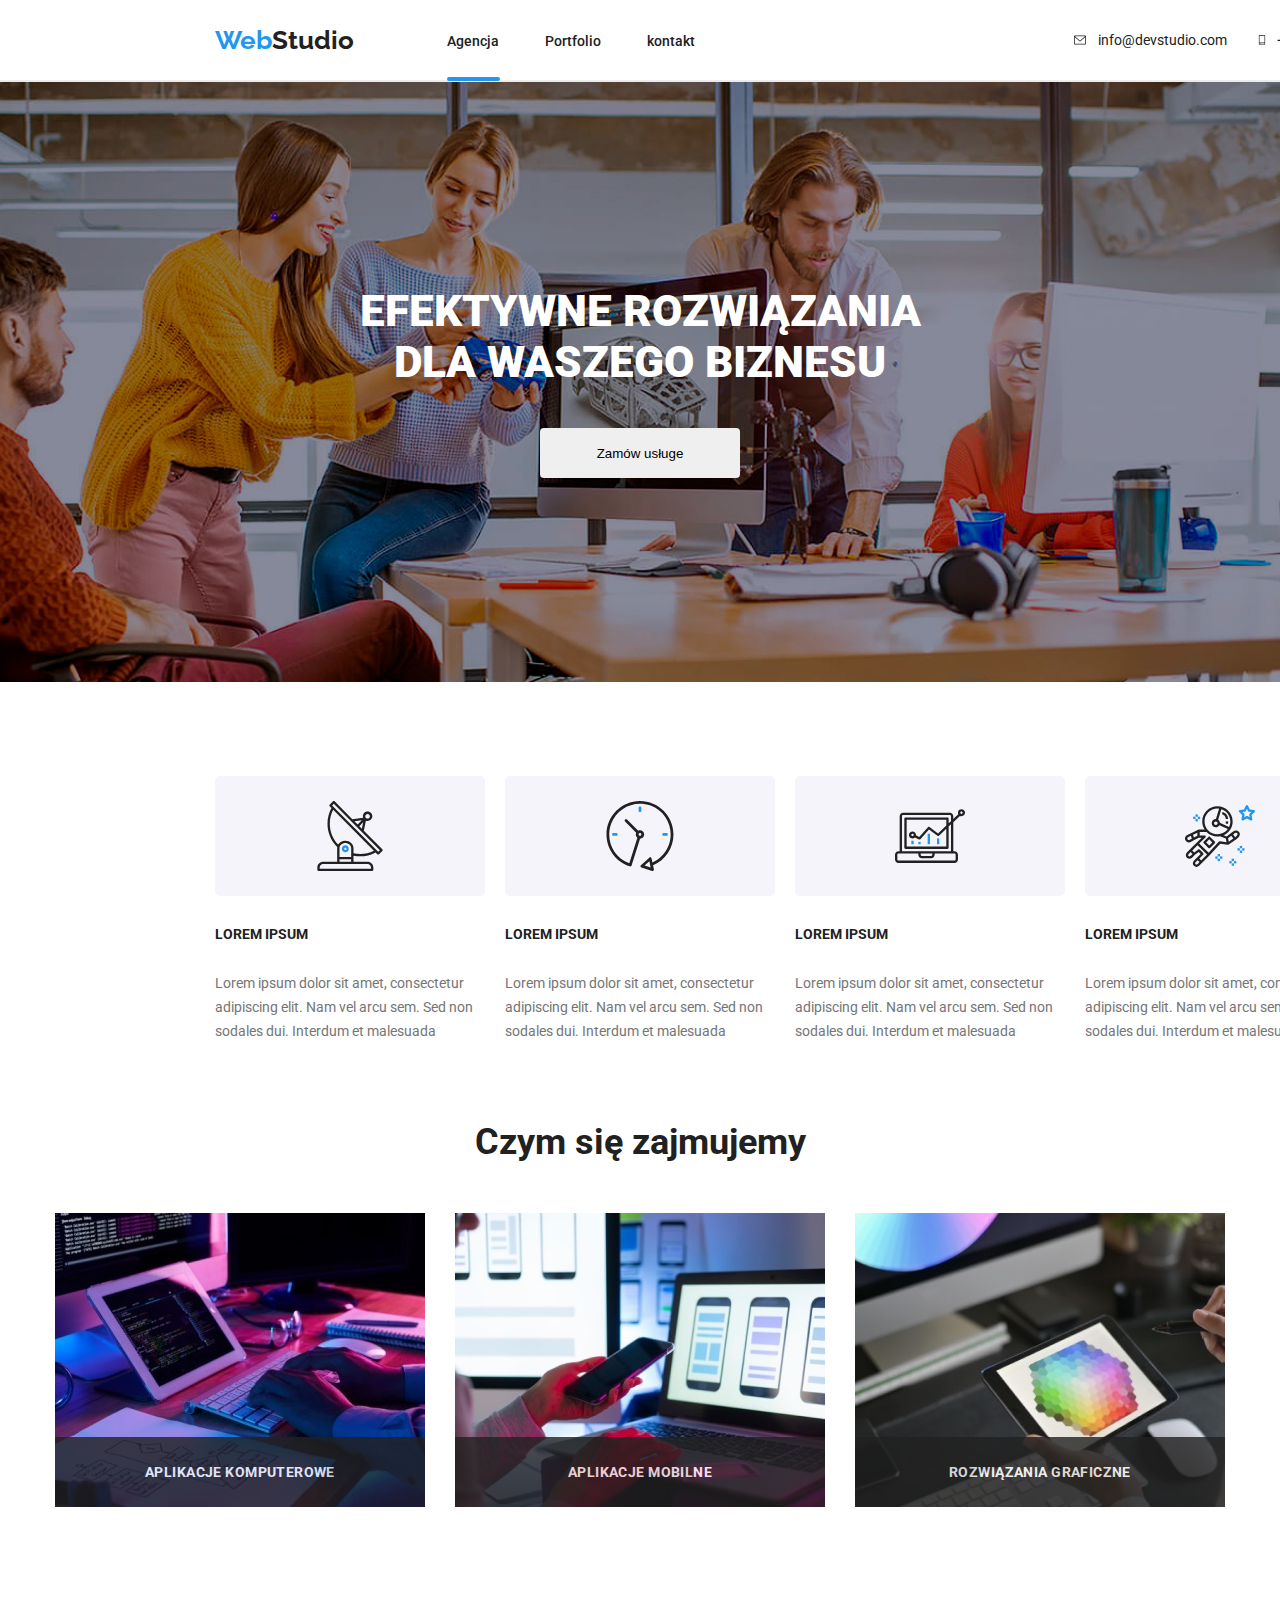
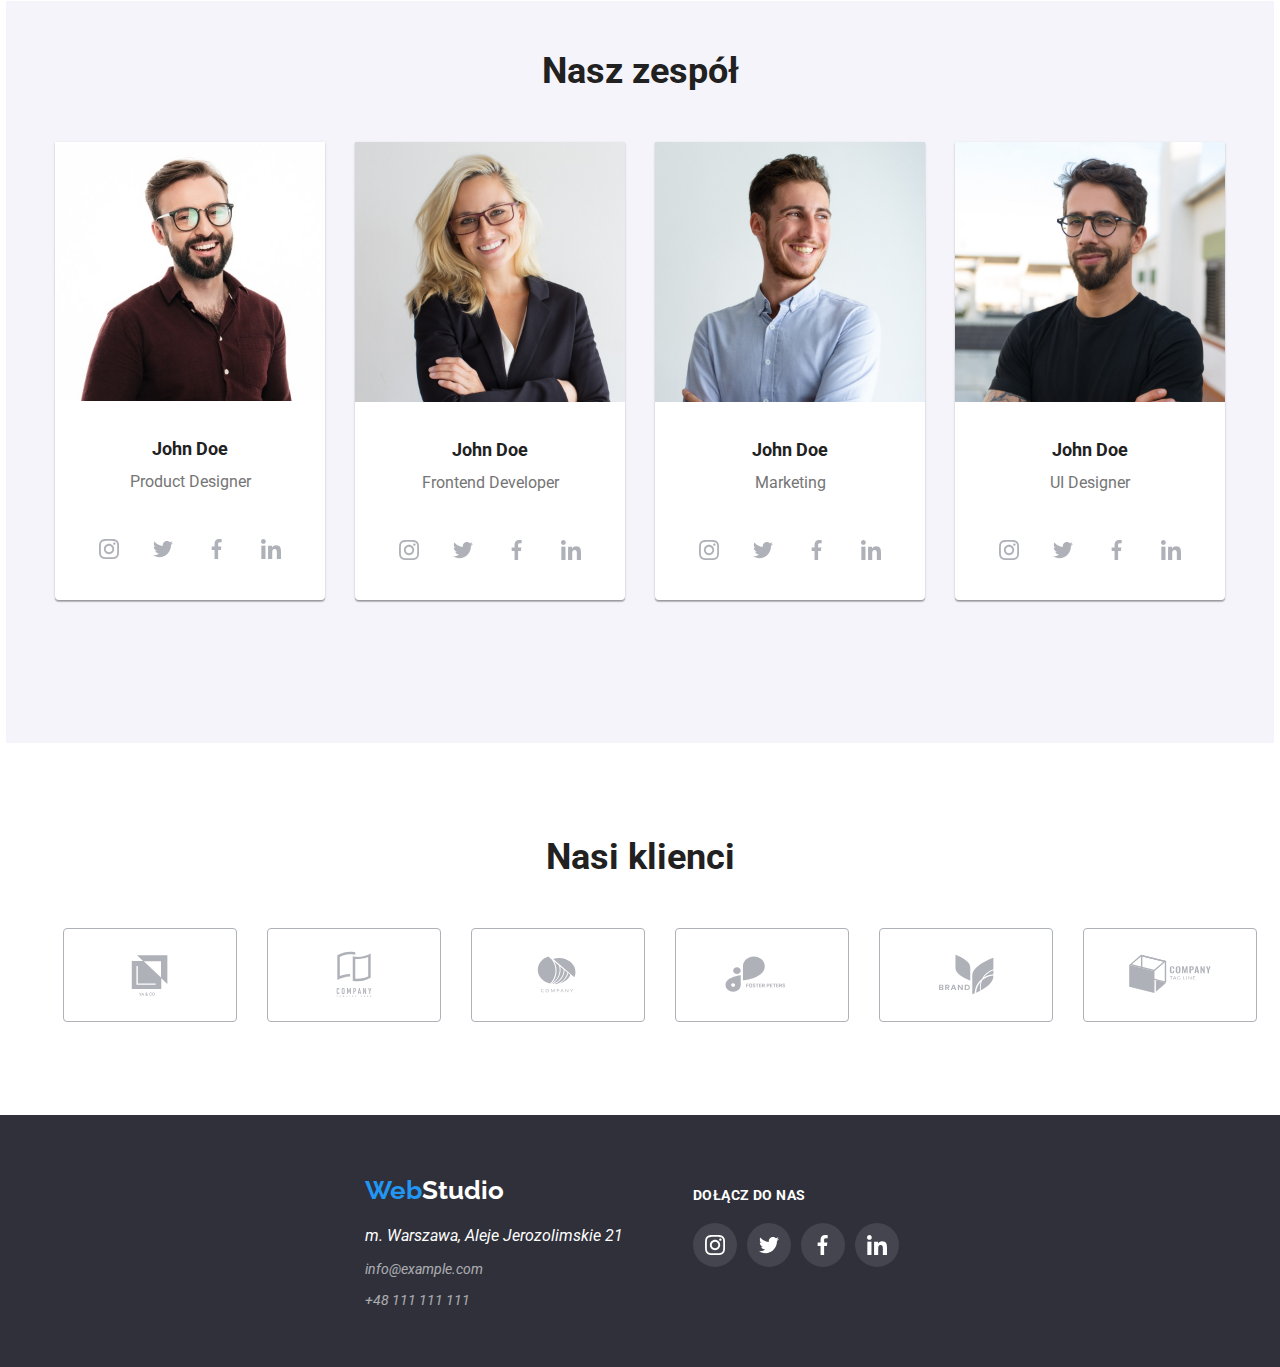
<file: index.html>
<!DOCTYPE html>
<html lang="en">
  <head>
    <meta charset="UTF-8" />
    <meta http-equiv="X-UA-Compatible" content="IE=edge" />
    <meta name="viewport" content="width=device-width, initial-scale=1.0" />
    <link rel="preconnect" href="https://fonts.googleapis.com" />
    <link rel="preconnect" href="https://fonts.gstatic.com" crossorigin />
    <link
      href="https://fonts.googleapis.com/css2?family=Raleway:wght@700&family=Roboto:wght@400;500;700;900&display=swap"
      rel="stylesheet"
    />
    <link
      rel="stylesheet"
      type="text/html"
      href="node_modules/modern-normalize/modern-normalize.css"
    />
    <link rel="stylesheet" href="css\styles.css" />
    <title>WebStudio</title>
  </head>
  <body>
    <header class="header">
      <a href="index.html" class="aLink"
        ><span class="headerLogoTextProps"><span class="blueText">Web</span>Studio</span></a
      >
      <nav class="navContainer">
        <ul class="listOfNavBtns">
          <li class="listItemProps">
            <a href="index.html" class="aLink blueTextOnHover actualContent">Agencja</a>
          </li>
          <li class="listItemProps">
            <a href="portfolio.html" class="aLink blueTextOnHover">Portfolio</a>
          </li>
          <li class="listItemProps">
            <a href="#" class="aLink blueTextOnHover">kontakt</a>
          </li>
        </ul>
      </nav>
      <section class="contact">
        <a href="mailto:info@devstudio.com" class="aLink blueTextOnHover contactHeader">
          <svg class="svg" width="16px" height="12px">
            <use href="images\svg\icons.svg#envelope"></use>
          </svg>
          info@devstudio.com</a
        >
        <a href="tel:+48111111111" class="aLink blueTextOnHover contactHeader phoneNumberAlignment"
          ><svg class="svg" width="10px" height="16px">
            <use href="images\svg\icons.svg#smartphone"></use>
          </svg>
          +48 111 111 111
        </a>
      </section>
    </header>
    <div class="line"></div>
    <main class="main">
      <section class="bigAD">
        <div class="container">
          <div class="bigADDisplay">
            <h1 class="bigADTitle">
              EFEKTYWNE ROZWIĄZANIA<br />
              DLA WASZEGO BIZNESU
            </h1>
            <button data-modal-open type="button" class="btnChangeOnHover bigADBtn">Zamów usługe</button>
          </div>
        </div>
      </section>
      <section class="teamPros">
        <ul class="listOfTeamPros">
          <li class="listItemProps">
            <div class="companyLogos">
              <svg class="svg" width="70px" height="70px">
                <use href="images\svg\icons.svg#antenna"></use>
              </svg>
            </div>
            <h2 class="paragraphTitle">LOREM IPSUM</h2>
            <p class="paragraphDescription">
              Lorem ipsum dolor sit amet, consectetur adipiscing elit. Nam vel arcu sem. Sed non
              sodales dui. Interdum et malesuada
            </p>
          </li>
          <li class="listItemProps">
            <div class="companyLogos">
              <svg class="svg" width="70px" height="70px">
                <use href="images\svg\icons.svg#clock"></use>
              </svg>
            </div>
            <h2 class="paragraphTitle">LOREM IPSUM</h2>
            <p class="paragraphDescription">
              Lorem ipsum dolor sit amet, consectetur adipiscing elit. Nam vel arcu sem. Sed non
              sodales dui. Interdum et malesuada
            </p>
          </li>
          <li class="listItemProps">
            <div class="companyLogos">
              <svg class="svg" width="70px" height="70px">
                <use href="images\svg\icons.svg#diagram"></use>
              </svg>
            </div>
            <h2 class="paragraphTitle">LOREM IPSUM</h2>
            <p class="paragraphDescription">
              Lorem ipsum dolor sit amet, consectetur adipiscing elit. Nam vel arcu sem. Sed non
              sodales dui. Interdum et malesuada
            </p>
          </li>
          <li class="listItemProps">
            <div class="companyLogos">
              <svg class="svg" width="70px" height="70px">
                <use href="images\svg\icons.svg#astronaut"></use>
              </svg>
            </div>
            <h2 class="paragraphTitle">LOREM IPSUM</h2>
            <p class="paragraphDescription">
              Lorem ipsum dolor sit amet, consectetur adipiscing elit. Nam vel arcu sem. Sed non
              sodales dui. Interdum et malesuada
            </p>
          </li>
        </ul>
      </section>
      <section class="photoGallery">
        <h2 class="galleriesTitle">Czym się zajmujemy</h2>
        <ul class="listOfWorkPhotos">
          <li class="listItemProps">
            <img
              src="images/services/ManTypingOnTablet.jpg"
              alt="Osoba zapisująca kod"
              width="370"
              height="294"
              class="img"
            /><div class="softText"><span class="textInSoftText">APLIKACJE KOMPUTEROWE<span></div>
            </li>
          </li>

          <li class="listItemProps">
            <img
              src="images/services/WomanWithAPhone.jpg"
              alt="Osoba projektująca stronę internetową"
              width="370"
              height="294"
            /><div class="softText"><span class="textInSoftText">APLIKACJE MOBILNE<span></span></div>
          </li>
          <li class="listItemProps">
            <img
              src="images/services/ChoosingColorOnPalett.jpg"
              alt="Osoba projektująca grafikę wybiera kolor z palety RGB"
              width="370"
              height="294"
            /><div class="softText"><span class="textInSoftText">ROZWIĄZANIA GRAFICZNE<span></span></div>
          </li>
        </ul>
      </section>
      <section class="photoGalleryOfCrue">
        <h2 class="galleriesTitle">Nasz zespół</h2>
        <ul class="listOfCruePhotos">
          <li class="listItemProps">
            <figure class="cruePictureDescriptionProps">
              <img
                src="images\employees\Jeremy.jpg"
                alt="Mężczyzna z brodą w ciemno bordowej koszuli"
                width="270"
                height="260"
              />
              <figcaption class="galleryDescription">
                <b class="galleryDescriptionTitle">John Doe</b><br />Product Designer
              </figcaption>
              <div class="socialmedia">
                <a href="#" class="iconBackground">
                  <svg class="svg" width="20px" height="20px">
                    <use href="images\svg\icons.svg#instagram"></use>
                  </svg>
                </a>
                <a href="#" class="iconBackground">
                  <svg class="svg" width="20px" height="20px">
                    <use href="images\svg\icons.svg#twitter"></use>
                  </svg>
                </a>
                <a href="#" class="iconBackground">
                  <svg class="svg" width="20px" height="20px">
                    <use href="images\svg\icons.svg#facebook"></use>
                  </svg>
                </a>
                <a href="#" class="iconBackground">
                  <svg class="svg" width="20px" height="20px">
                    <use href="images\svg\icons.svg#linkedin"></use>
                  </svg>
                </a>
              </div>
            </figure>
          </li>
          <li class="listItemProps">
            <figure class="cruePictureDescriptionProps">
              <img
                src="images\employees\Anna.jpg"
                alt="Kobieta blond włosa w garniturze i białej koszuli"
                width="270"
                height="260"
              />
              <figcaption class="galleryDescription">
                <b class="galleryDescriptionTitle">John Doe</b><br />Frontend Developer
              </figcaption>
              <div class="socialmedia">
                <a href="#" class="iconBackground">
                  <svg class="svg" width="20px" height="20px">
                    <use href="images\svg\icons.svg#instagram"></use>
                  </svg>
                </a>
                <a href="#" class="iconBackground">
                  <svg class="svg" width="20px" height="20px">
                    <use href="images\svg\icons.svg#twitter"></use>
                  </svg>
                </a>
                <a href="#" class="iconBackground">
                  <svg class="svg" width="20px" height="20px">
                    <use href="images\svg\icons.svg#facebook"></use>
                  </svg>
                </a>
                <a href="#" class="iconBackground">
                  <svg class="svg" width="20px" height="20px">
                    <use href="images\svg\icons.svg#linkedin"></use>
                  </svg>
                </a>
              </div>
            </figure>
          </li>
          <li class="listItemProps">
            <figure class="cruePictureDescriptionProps">
              <img
                src="images\employees\Brandon.jpg"
                alt="Mężczyzna w jasno niebieskiej koszuli z lekkim zarostem"
                width="270"
                height="260"
              />
              <figcaption class="galleryDescription">
                <b class="galleryDescriptionTitle">John Doe</b><br />Marketing
              </figcaption>
              <div class="socialmedia">
                <a href="#" class="iconBackground">
                  <svg class="svg" width="20px" height="20px">
                    <use href="images\svg\icons.svg#instagram"></use>
                  </svg>
                </a>
                <a href="#" class="iconBackground">
                  <svg class="svg" width="20px" height="20px">
                    <use href="images\svg\icons.svg#twitter"></use>
                  </svg>
                </a>
                <a href="#" class="iconBackground">
                  <svg class="svg" width="20px" height="20px">
                    <use href="images\svg\icons.svg#facebook"></use>
                  </svg>
                </a>
                <a href="#" class="iconBackground">
                  <svg class="svg" width="20px" height="20px">
                    <use href="images\svg\icons.svg#linkedin"></use>
                  </svg>
                </a>
              </div>
            </figure>
          </li>
          <li class="listItemProps">
            <figure class="cruePictureDescriptionProps">
              <img
                src="images\employees\John.jpg"
                alt="Mężczyzna z brodą w czarnym t-shirt'cie z tatuażami na rękach"
                width="270"
                height="260"
              />
              <figcaption class="galleryDescription">
                <b class="galleryDescriptionTitle">John Doe</b><br />UI Designer
              </figcaption>
              <div class="socialmedia">
                <a href="#" class="iconBackground">
                  <svg class="svg" width="20px" height="20px">
                    <use href="images\svg\icons.svg#instagram"></use>
                  </svg>
                </a>
                <a href="#" class="iconBackground">
                  <svg class="svg" width="20px" height="20px">
                    <use href="images\svg\icons.svg#twitter"></use>
                  </svg>
                </a>
                <a href="#" class="iconBackground">
                  <svg class="svg" width="20px" height="20px">
                    <use href="images\svg\icons.svg#facebook"></use>
                  </svg>
                </a>
                <a href="#" class="iconBackground">
                  <svg class="svg" width="20px" height="20px">
                    <use href="images\svg\icons.svg#linkedin"></use>
                  </svg>
                </a>
              </div>
            </figure>
          </li>
        </ul>
      </section>
      <section class="ourCustomers">
        <h2 class="galleriesTitle">Nasi klienci</h2>
        <ul class="companyLogosContainer">
          <li class="listItemProps">
            <svg class="svg" width="172px" height="92px">
              <use href="images\svg\icons.svg#yaCo"></use>
            </svg>
          </li>
          <li class="listItemProps">
            <svg class="svg" width="172px" height="92px">
              <use href="images\svg\icons.svg#companyTagLine2"></use>
            </svg>
          </li>
          <li class="listItemProps">
            <svg class="svg" width="172px" height="92px">
              <use href="images\svg\icons.svg#company"></use>
            </svg>
          </li>
          <li class="listItemProps">
            <svg class="svg" width="172px" height="92px">
              <use href="images\svg\icons.svg#fosterPeters"></use>
            </svg>
          </li>
          <li class="listItemProps">
            <svg class="svg" width="172px" height="92px">
              <use href="images\svg\icons.svg#brand"></use>
            </svg>
          </li>
          <li class="listItemProps">
            <svg class="svg" width="172px" height="92px">
              <use href="images\svg\icons.svg#companyTagLine1"></use>
            </svg>
          </li>
        </ul>
      </section>
    </main>
    <footer class="footer">
      <div class="mainFooterInfo">
        <a href="index.html" class="aLink"
          ><span class="footerLogoTextProps"><span class="blueText">Web</span>Studio</span></a
        >
        <address class="address">
          m. Warszawa, Aleje Jerozolimskie 21
          <a href="mailto:info@example.com" class="aLink"
            ><span class="blueTextOnHover contactFooter">info@example.com</span></a
          >
          <a href="tel:+48111111111" class="aLink"
            ><span class="blueTextOnHover contactFooter">+48 111 111 111</span></a
          >
        </address>
      </div>
      <div class="socialmediaContainer">
        <span class="joinUsText">DOŁĄCZ DO NAS</span>
        <section class="socialmedia">
          <a href="#" class="iconBackground">
            <svg class="svg" width="20px" height="20px">
              <use href="images\svg\icons.svg#instagram"></use>
            </svg>
          </a>
          <a href="#" class="iconBackground">
            <svg class="svg" width="20px" height="20px">
              <use href="images\svg\icons.svg#twitter"></use>
            </svg>
          </a>
          <a href="#" class="iconBackground">
            <svg class="svg" width="20px" height="20px">
              <use href="images\svg\icons.svg#facebook"></use>
            </svg>
          </a>
          <a href="#" class="iconBackground">
            <svg class="svg" width="20px" height="20px">
              <use href="images\svg\icons.svg#linkedin"></use>
            </svg>
          </a>
        </section>
      </div>
    </footer>
      <div class="backdrop is-hidden" data-modal>
        <div class="modal">
          <button class="modalClose" data-modal-close><span>X</span></button>
        </div>
      </div>
    <script src="modal.js"></script>
  </body>
</html>
</file>
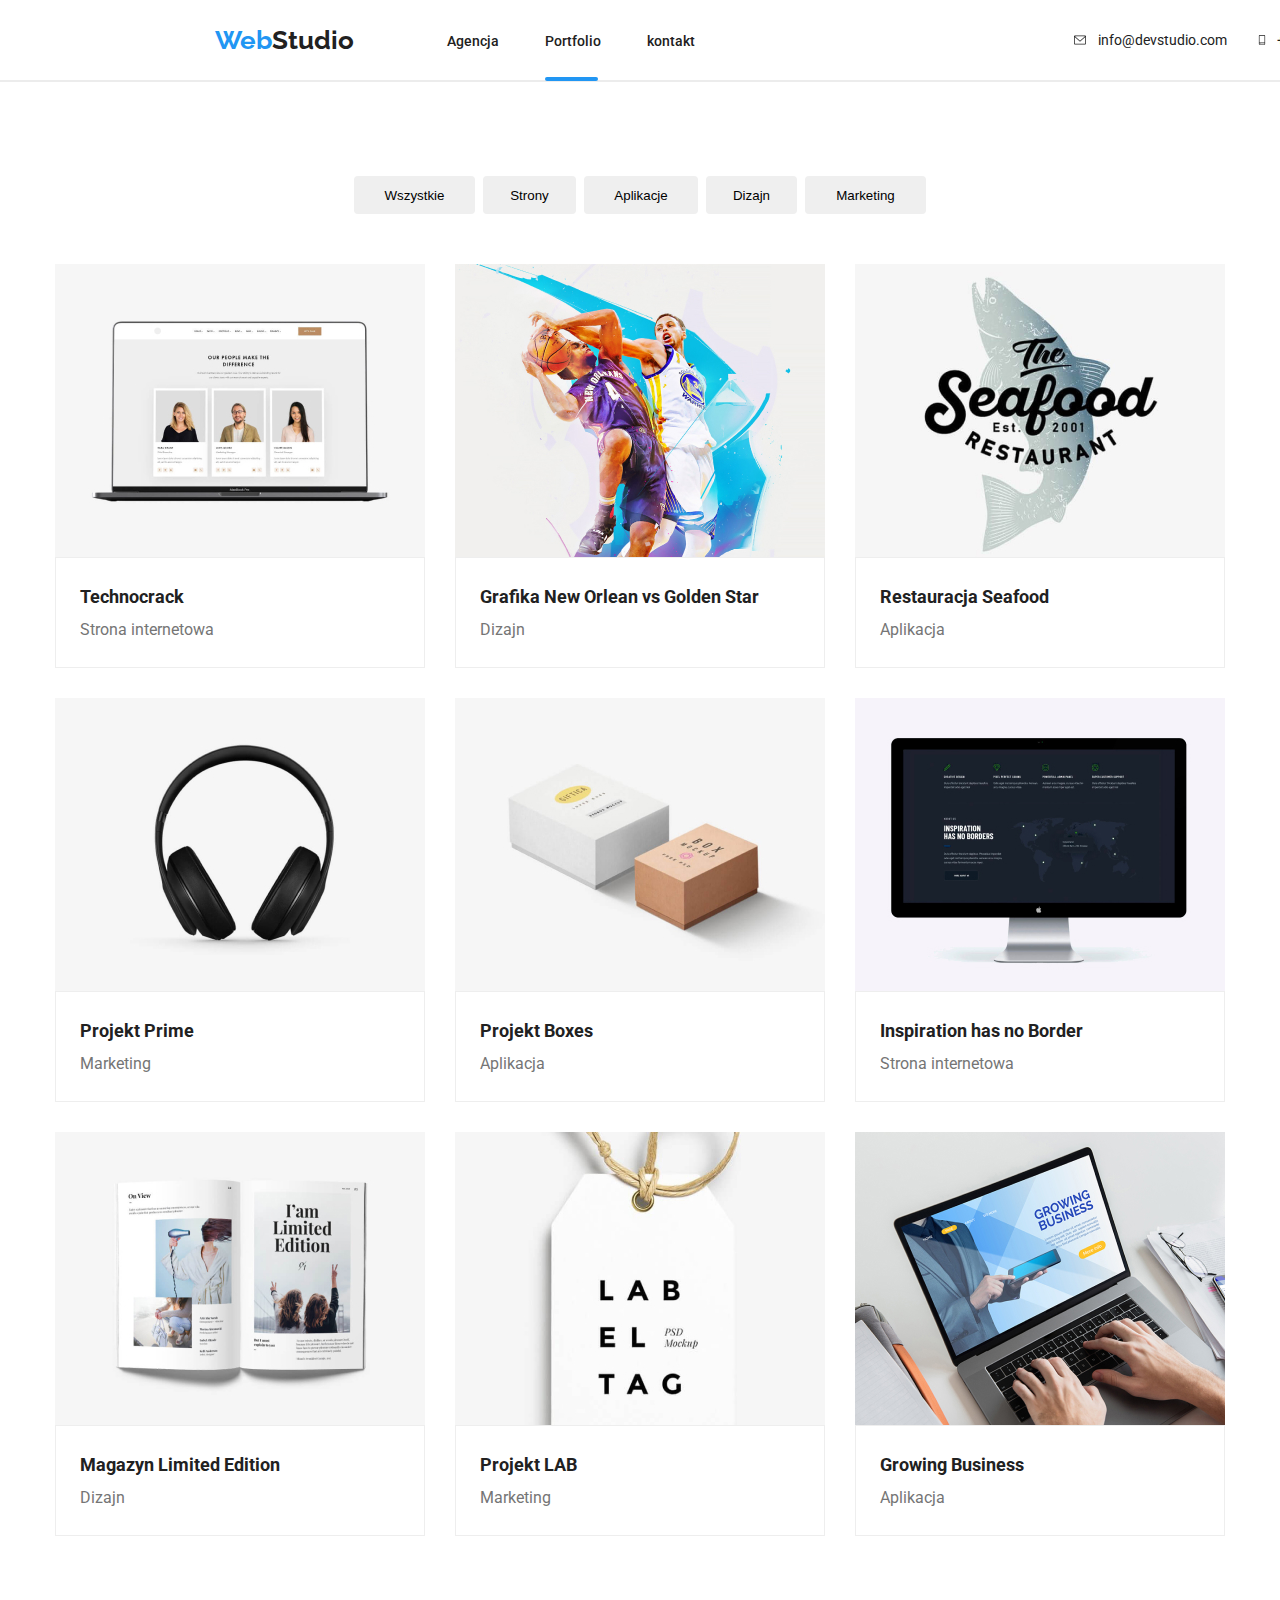
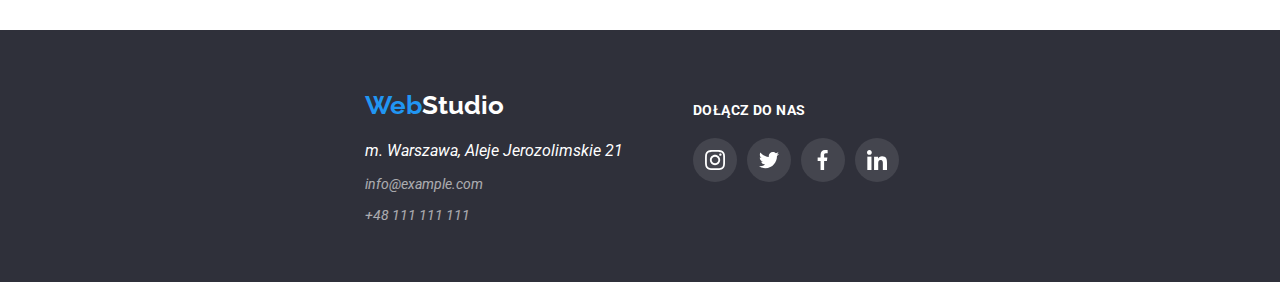
<file: portfolio.html>
<!DOCTYPE html>
<html lang="en">
  <head>
    <meta charset="UTF-8" />
    <meta http-equiv="X-UA-Compatible" content="IE=edge" />
    <meta name="viewport" content="width=device-width, initial-scale=1.0" />
    <link rel="preconnect" href="https://fonts.googleapis.com" />
    <link rel="preconnect" href="https://fonts.gstatic.com" crossorigin />
    <link
      href="https://fonts.googleapis.com/css2?family=Raleway:wght@700&family=Roboto:wght@400;500;700;900&display=swap"
      rel="stylesheet"
    />
    <link
      rel="stylesheet"
      type="text/html"
      href="node_modules/modern-normalize/modern-normalize.css"
    />
    <link rel="stylesheet" href="css\styles.css" />
    <title>Portfolio</title>
  </head>
  <body>
    <header class="header">
      <a href="index.html" class="aLink"
        ><span class="headerLogoTextProps"><span class="blueText">Web</span>Studio</span></a
      >
      <nav class="navContainer">
        <ul class="listOfNavBtns">
          <li class="listItemProps">
            <a href="index.html" class="aLink blueTextOnHover">Agencja</a>
          </li>
          <li class="listItemProps">
            <a href="portfolio.html" class="aLink blueTextOnHover actualContent">Portfolio</a>
          </li>
          <li class="listItemProps">
            <a href="#" class="aLink blueTextOnHover">kontakt</a>
          </li>
        </ul>
      </nav>
      <section class="contact">
        <a href="mailto:info@devstudio.com" class="aLink blueTextOnHover contactHeader">
          <svg width="16px" height="12px">
            <use href="images\svg\icons.svg#envelope"></use>
          </svg>
          info@devstudio.com</a
        >
        <a href="tel:+48111111111" class="aLink blueTextOnHover contactHeader phoneNumberAlignment"
          ><svg width="10px" height="16px">
            <use href="images\svg\icons.svg#smartphone"></use>
          </svg>
          +48 111 111 111
        </a>
      </section>
    </header>
    <div class="line"></div>
    <main class="portfoliogalleryMenu">
      <div class="container">
        <ul class="listOfCategoryBtns">
          <li class="listItemProps">
            <button type="button" class="btnChangeOnHover portfolioBtn1">Wszystkie</button>
          </li>
          <li class="listItemProps">
            <button type="button" class="btnChangeOnHover portfolioBtn2">Strony</button>
          </li>
          <li class="listItemProps">
            <button type="button" class="btnChangeOnHover portfolioBtn3">Aplikacje</button>
          </li>
          <li class="listItemProps">
            <button type="button" class="btnChangeOnHover portfolioBtn4">Dizajn</button>
          </li>
          <li class="listItemProps">
            <button type="button" class="btnChangeOnHover portfolioBtn5">Marketing</button>
          </li>
        </ul>
        <ul class="portfolioGalleryFirstRow">
          <li class="listItemProps">
            <figure class="portfolioGalleryItems">
              <div class="overlayBox">
                <div class="overlay">
                  <span class="overlayText"
                    >Technocrack jest popularną platformą wykorzystywaną do rozpowszechniania
                    koronawirusa. Firmy wykorzystują tę platformę do celów szpiegowskich i ataków na
                    niezabezpieczone serwery konkurencji</span
                  >
                </div>
                <img
                  src="images\portfolio\laptopWithWebsite.jpg"
                  alt="laptop with website on screen"
                />
              </div>
              <figcaption class="galleryDescription">
                <b class="galleryDescriptionTitle">Technocrack</b>Strona internetowa
              </figcaption>
            </figure>
          </li>
          <li class="listItemProps">
            <figure class="portfolioGalleryItems">
              <div class="overlayBox">
                <div class="overlay">
                  <span class="overlayText"
                    >Technocrack jest popularną platformą wykorzystywaną do rozpowszechniania
                    koronawirusa. Firmy wykorzystują tę platformę do celów szpiegowskich i ataków na
                    niezabezpieczone serwery konkurencji</span
                  >
                </div>
                <img
                  src="images\portfolio\basteballPoster.jpg"
                  alt="basteball poster with New orleans and Golden stars"
                />
              </div>
              <figcaption class="galleryDescription">
                <b class="galleryDescriptionTitle">Grafika New Orlean vs Golden Star</b>Dizajn
              </figcaption>
            </figure>
          </li>
          <li class="listItemProps">
            <figure class="portfolioGalleryItems">
              <div class="overlayBox">
                <div class="overlay">
                  <span class="overlayText"
                    >Technocrack jest popularną platformą wykorzystywaną do rozpowszechniania
                    koronawirusa. Firmy wykorzystują tę platformę do celów szpiegowskich i ataków na
                    niezabezpieczone serwery konkurencji</span
                  >
                </div>
                <img src="images\portfolio\restaurantLogo.jpg" alt="Logo of seafood restaurant" />
              </div>
              <figcaption class="galleryDescription">
                <b class="galleryDescriptionTitle">Restauracja Seafood</b>Aplikacja
              </figcaption>
            </figure>
          </li>
        </ul>
        <ul class="portfolioGallerySecondRow">
          <li class="listItemProps">
            <figure class="portfolioGalleryItems">
              <div class="overlayBox">
                <div class="overlay">
                  <span class="overlayText"
                    >Technocrack jest popularną platformą wykorzystywaną do rozpowszechniania
                    koronawirusa. Firmy wykorzystują tę platformę do celów szpiegowskich i ataków na
                    niezabezpieczone serwery konkurencji</span
                  >
                </div>
                <img src="images\portfolio\headphones.jpg" alt="headphones" />
              </div>
              <figcaption class="galleryDescription">
                <b class="galleryDescriptionTitle">Projekt Prime</b>Marketing
              </figcaption>
            </figure>
          </li>
          <li class="listItemProps">
            <figure class="portfolioGalleryItems">
              <div class="overlayBox">
                <div class="overlay">
                  <span class="overlayText"
                    >Technocrack jest popularną platformą wykorzystywaną do rozpowszechniania
                    koronawirusa. Firmy wykorzystują tę platformę do celów szpiegowskich i ataków na
                    niezabezpieczone serwery konkurencji</span
                  >
                </div>
                <img
                  src="images\portfolio\boxes.jpg"
                  alt="two boxes, first bigger with white color and second smaller and more orange"
                />
              </div>
              <figcaption class="galleryDescription">
                <b class="galleryDescriptionTitle">Projekt Boxes</b>Aplikacja
              </figcaption>
            </figure>
          </li>
          <li class="listItemProps">
            <figure class="portfolioGalleryItems">
              <div class="overlayBox">
                <div class="overlay">
                  <span class="overlayText"
                    >Technocrack jest popularną platformą wykorzystywaną do rozpowszechniania
                    koronawirusa. Firmy wykorzystują tę platformę do celów szpiegowskich i ataków na
                    niezabezpieczone serwery konkurencji</span
                  >
                </div>
                <img src="images\portfolio\websiteOnMonitor.jpg" alt="website on monitor" />
              </div>
              <figcaption class="galleryDescription">
                <b class="galleryDescriptionTitle">Inspiration has no Border</b>Strona internetowa
              </figcaption>
            </figure>
          </li>
        </ul>
        <ul class="portfolioGalleryThirdRow">
          <li class="listItemProps">
            <figure class="portfolioGalleryItems">
              <div class="overlayBox">
                <div class="overlay">
                  <span class="overlayText"
                    >Technocrack jest popularną platformą wykorzystywaną do rozpowszechniania
                    koronawirusa. Firmy wykorzystują tę platformę do celów szpiegowskich i ataków na
                    niezabezpieczone serwery konkurencji</span
                  >
                </div>
                <img src="images\portfolio\magazine.jpg" alt="magazine" />
              </div>
              <figcaption class="galleryDescription">
                <b class="galleryDescriptionTitle">Magazyn Limited Edition</b>Dizajn
              </figcaption>
            </figure>
          </li>
          <li class="listItemProps">
            <figure class="portfolioGalleryItems">
              <div class="overlayBox">
                <div class="overlay">
                  <span class="overlayText"
                    >Technocrack jest popularną platformą wykorzystywaną do rozpowszechniania
                    koronawirusa. Firmy wykorzystują tę platformę do celów szpiegowskich i ataków na
                    niezabezpieczone serwery konkurencji</span
                  >
                </div>
                <img src="images\portfolio\label.jpg" alt="white label" />
              </div>
              <figcaption class="galleryDescription">
                <b class="galleryDescriptionTitle">Projekt LAB</b>Marketing
              </figcaption>
            </figure>
          </li>
          <li class="listItemProps">
            <figure class="portfolioGalleryItems">
              <div class="overlayBox">
                <div class="overlay">
                  <span class="overlayText"
                    >Technocrack jest popularną platformą wykorzystywaną do rozpowszechniania
                    koronawirusa. Firmy wykorzystują tę platformę do celów szpiegowskich i ataków na
                    niezabezpieczone serwery konkurencji</span
                  >
                </div>
                <img src="images\portfolio\appOnLaptop.jpg" alt="app on laptop" />
              </div>
              <figcaption class="galleryDescription">
                <b class="galleryDescriptionTitle">Growing Business</b>Aplikacja
              </figcaption>
            </figure>
          </li>
        </ul>
      </div>
    </main>
    <footer class="footer">
      <div class="mainFooterInfo">
        <a href="index.html" class="aLink"
          ><span class="footerLogoTextProps"><span class="blueText">Web</span>Studio</span></a
        >
        <address class="address">
          m. Warszawa, Aleje Jerozolimskie 21
          <a href="mailto:info@example.com" class="aLink"
            ><span class="blueTextOnHover contactFooter">info@example.com</span></a
          >
          <a href="tel:+48111111111" class="aLink"
            ><span class="blueTextOnHover contactFooter">+48 111 111 111</span></a
          >
        </address>
      </div>
      <div class="socialmediaContainer">
        <span class="joinUsText">DOŁĄCZ DO NAS</span>
        <section class="socialmedia">
          <a href="#" class="iconBackground">
            <svg class="svg" width="20px" height="20px">
              <use href="images\svg\icons.svg#instagram"></use>
            </svg>
          </a>
          <a href="#" class="iconBackground">
            <svg class="svg" width="20px" height="20px">
              <use href="images\svg\icons.svg#twitter"></use>
            </svg>
          </a>
          <a href="#" class="iconBackground">
            <svg class="svg" width="20px" height="20px">
              <use href="images\svg\icons.svg#facebook"></use>
            </svg>
          </a>
          <a href="#" class="iconBackground">
            <svg class="svg" width="20px" height="20px">
              <use href="images\svg\icons.svg#linkedin"></use>
            </svg>
          </a>
        </section>
      </div>
    </footer>
  </body>
</html>
</file>
